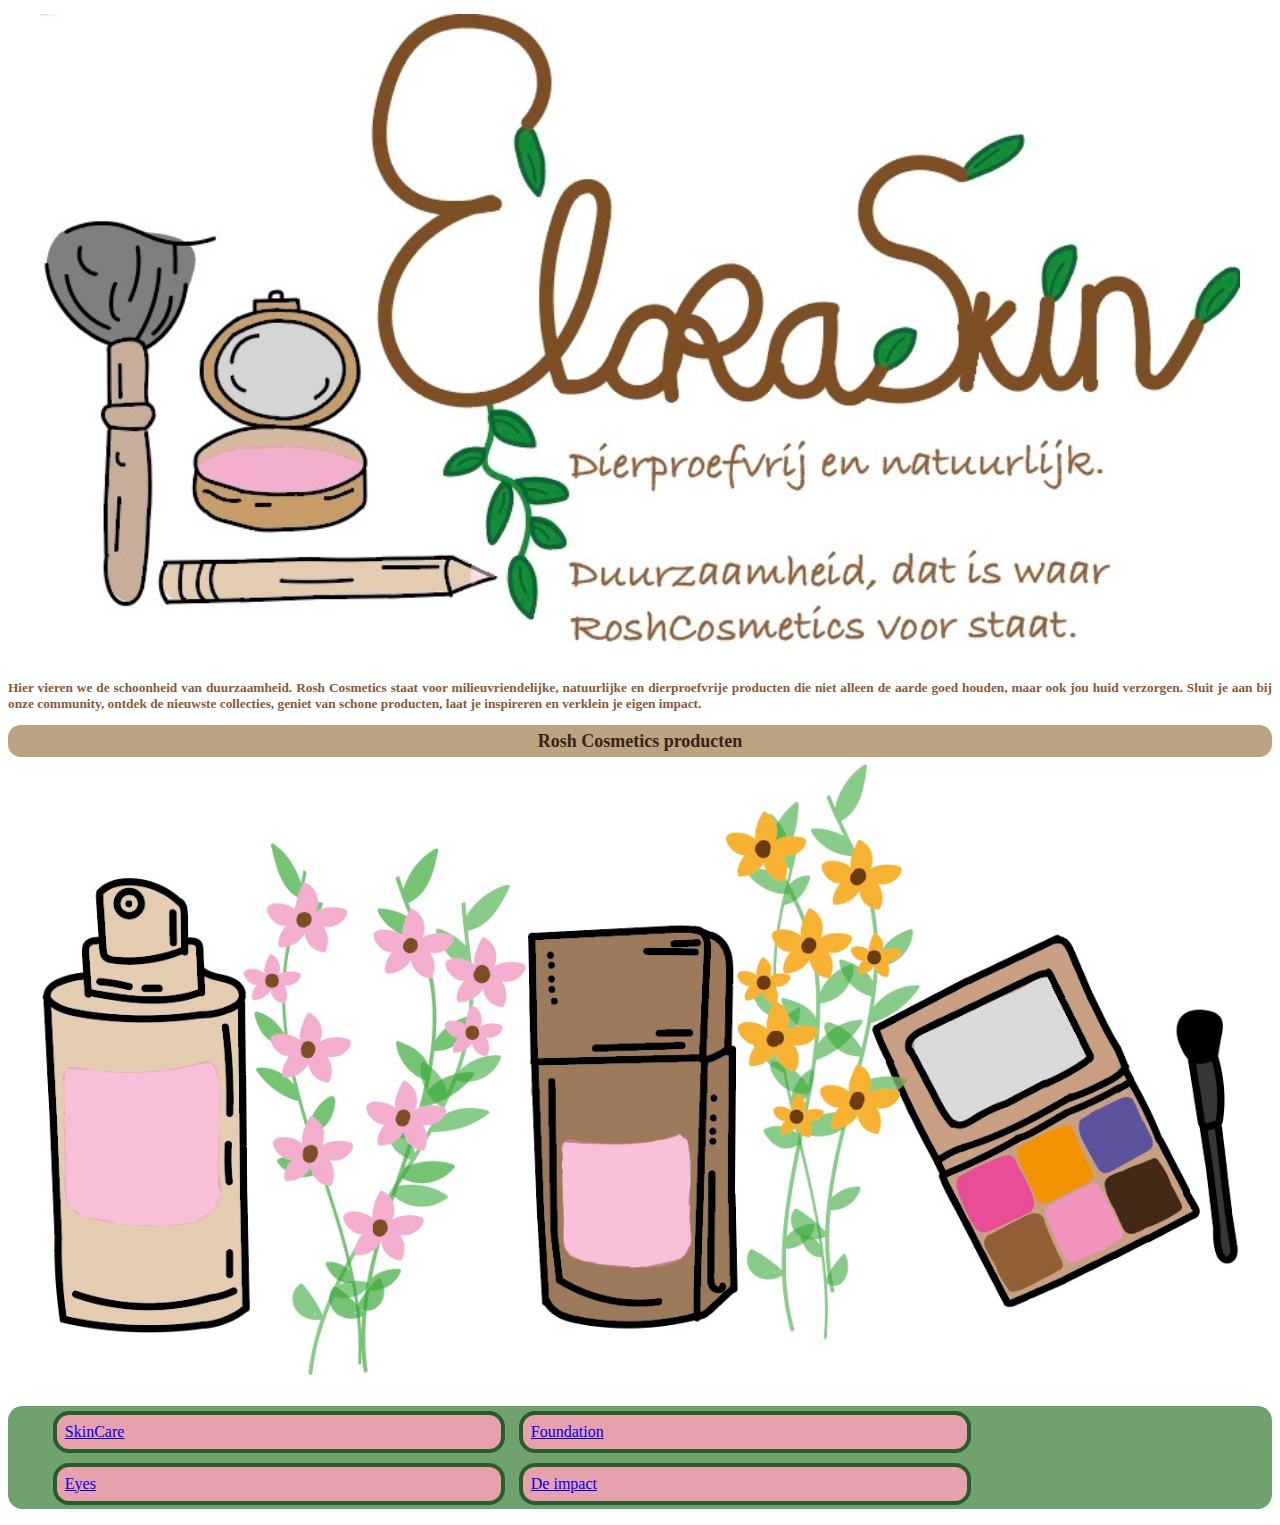
<file: index.html>
<!DOCTYPE html>
<html lang="en">

<head>
    <meta charset="UTF-8">
    <meta name="viewport" content="width=device-width, initial-scale=1.0">
    <title>Home</title>
    <link rel="stylesheet" href="css/style.css">
</head>

<body>
    <header>
        <img src="img/logodef.jpeg" alt="Logo brand">
    </header>

    <main>
        <p>Hier vieren we de schoonheid van duurzaamheid. Rosh Cosmetics staat voor milieuvriendelijke, natuurlijke en
            dierproefvrije producten die niet alleen de aarde goed houden, maar ook jou huid verzorgen. Sluit je aan bij
            onze community, ontdek de nieuwste collecties, geniet van schone producten, laat je inspireren en verklein
            je eigen impact.</p>



        <h2>Rosh Cosmetics producten</h2>
        <img src="img/indexproducten.jpeg" alt="Rosh Cosmetics producten">


    </main>

    <footer>
        <nav>
            <ul>

                <li><a href="skincare.html">SkinCare</a></li>
                <li><a href="foundation.html">Foundation</a></li>
                <li><a href="eyes.html">Eyes</a></li>
                <li><a href="impact.html">De impact</a></li>
            </ul>
        </nav>

    </footer>

</body>

</html>
</file>
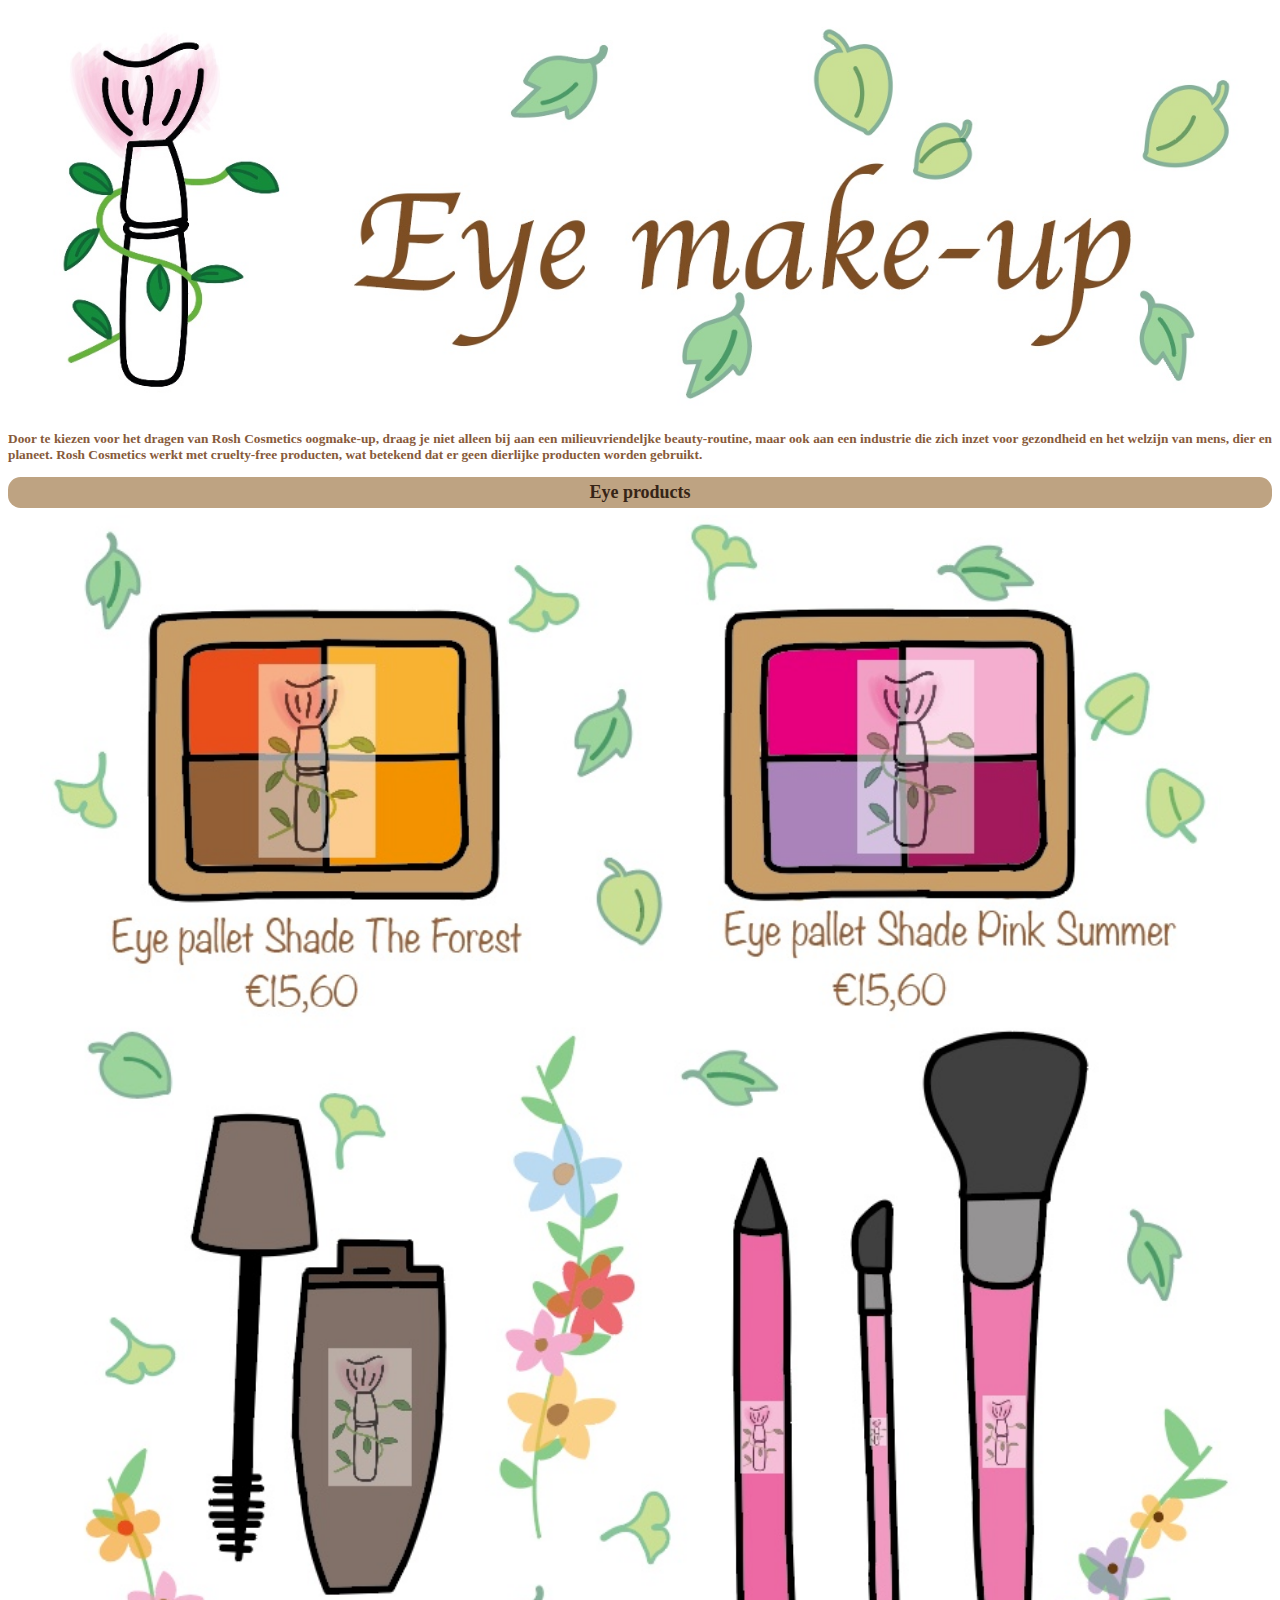
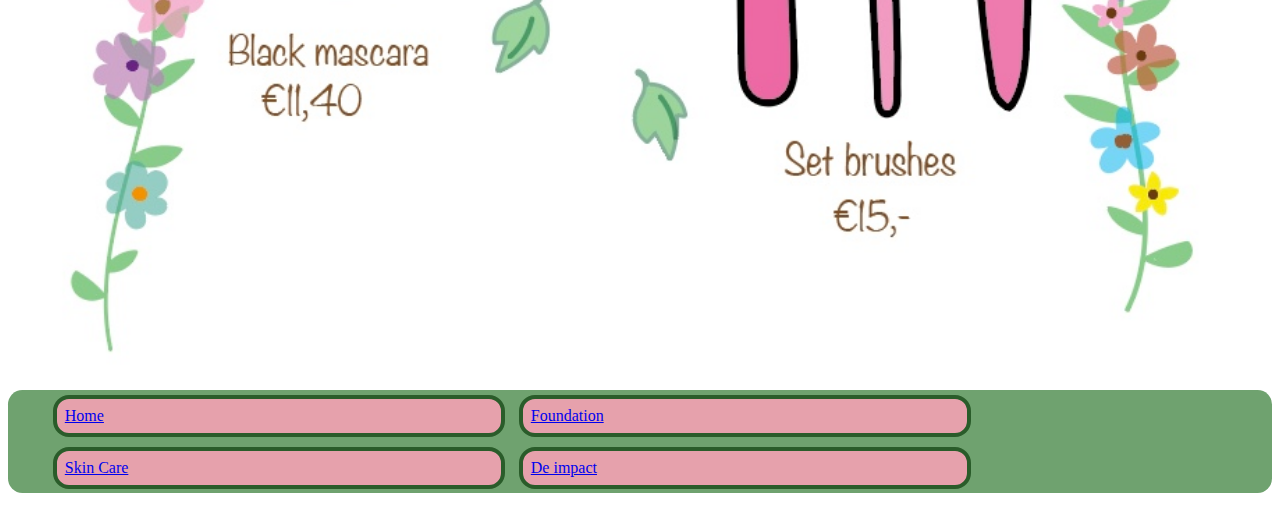
<file: eyes.html>
<!DOCTYPE html>
<html lang="en">

<head>
    <meta charset="UTF-8">
    <meta name="viewport" content="width=device-width, initial-scale=1.0">
    <title>Eyes</title>
    <link rel="stylesheet" href="css/style.css">

</head>

<body>


    <header>
        <img src="img/eyelogo.jpeg" alt="Eyes logo">

    </header>

    <main>
        <p>Door te kiezen voor het dragen van Rosh Cosmetics oogmake-up, draag je niet alleen bij aan een
            milieuvriendeljke beauty-routine, maar ook aan een industrie die zich inzet voor gezondheid en het welzijn
            van mens, dier en planeet. Rosh Cosmetics werkt met cruelty-free producten, wat betekend dat er geen
            dierlijke producten worden gebruikt. </p>

        <h2>Eye products</h2>

        <img src="img/eyesproducten.jpeg" alt="Eye producten">

    </main>

    <footer>
        <nav>
            <ul>
                <li><a href="index.html">Home</a></li>
                <li><a href="foundation.html">Foundation</a></li>
                <li><a href="skincare.html">Skin Care</a></li>
                <li><a href="impact.html">De impact</a></li>
            </ul>
        </nav>
    </footer>

</body>

</html>
</file>
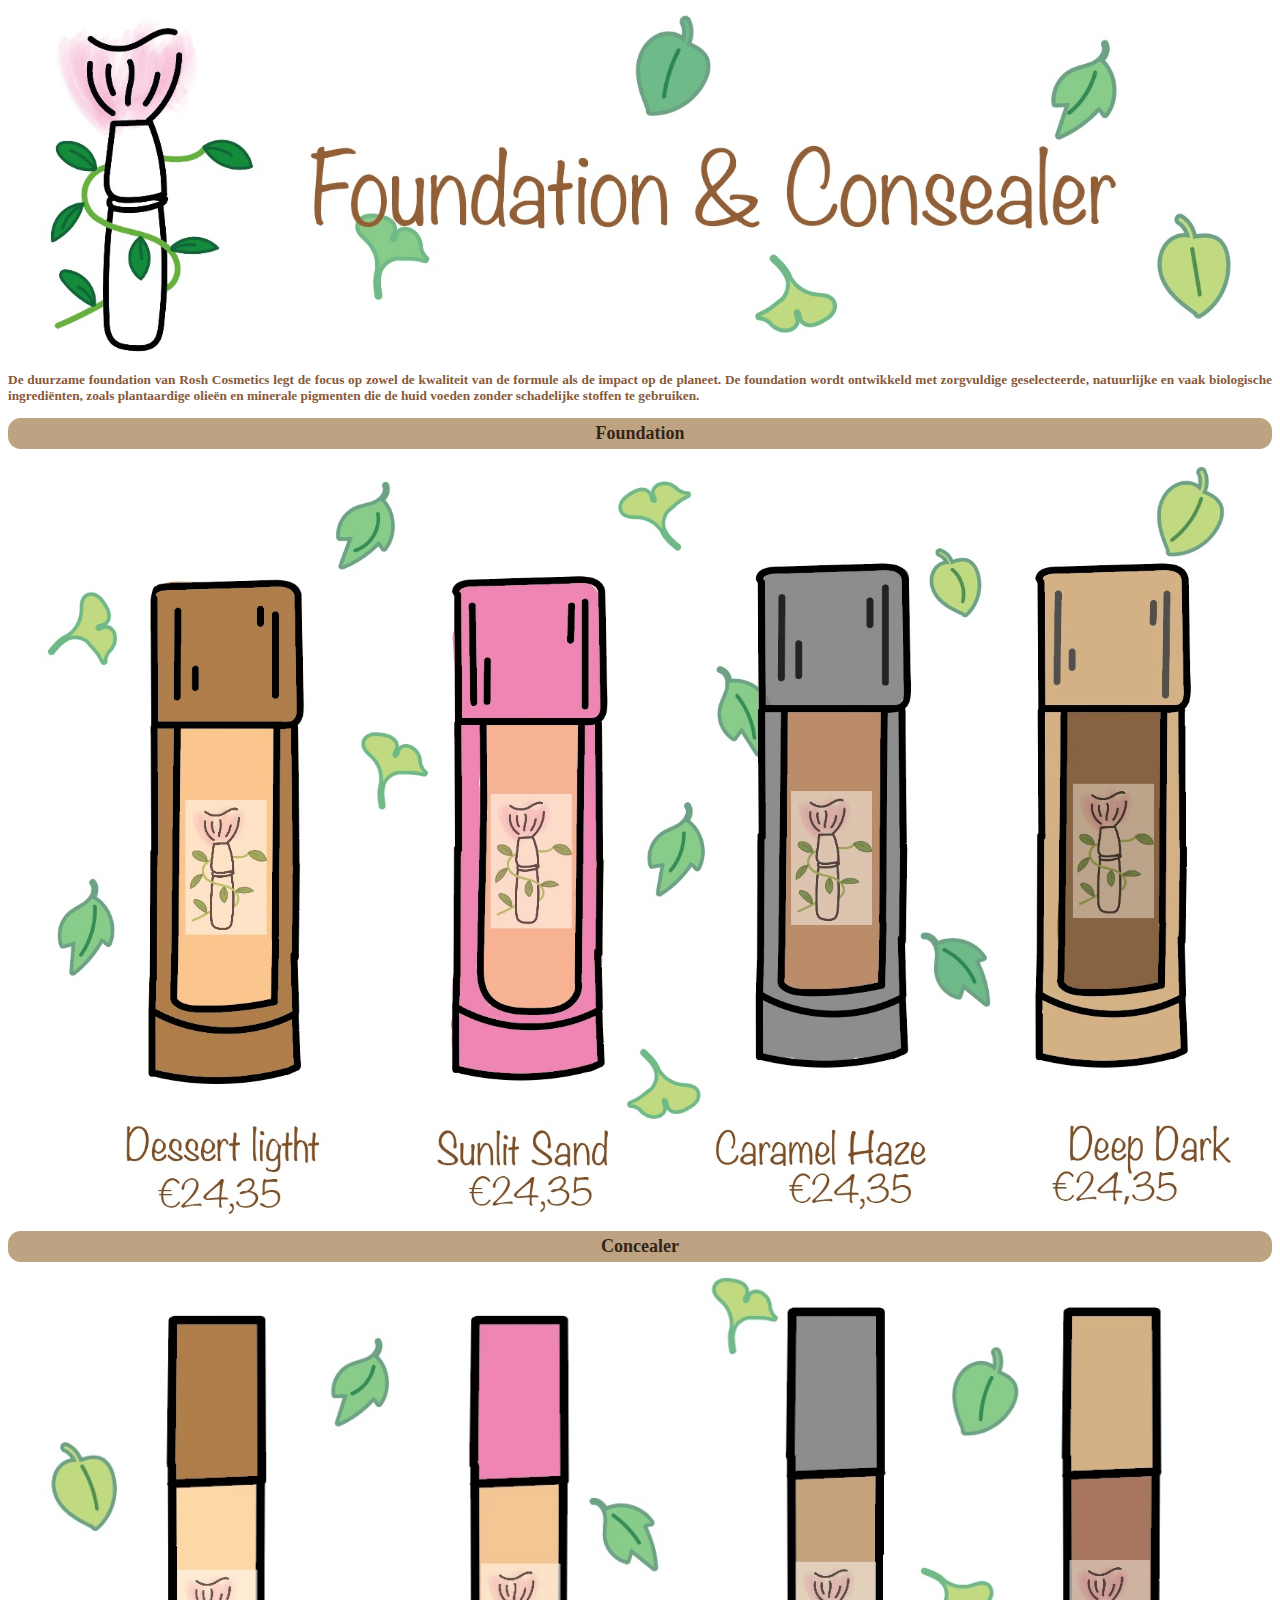
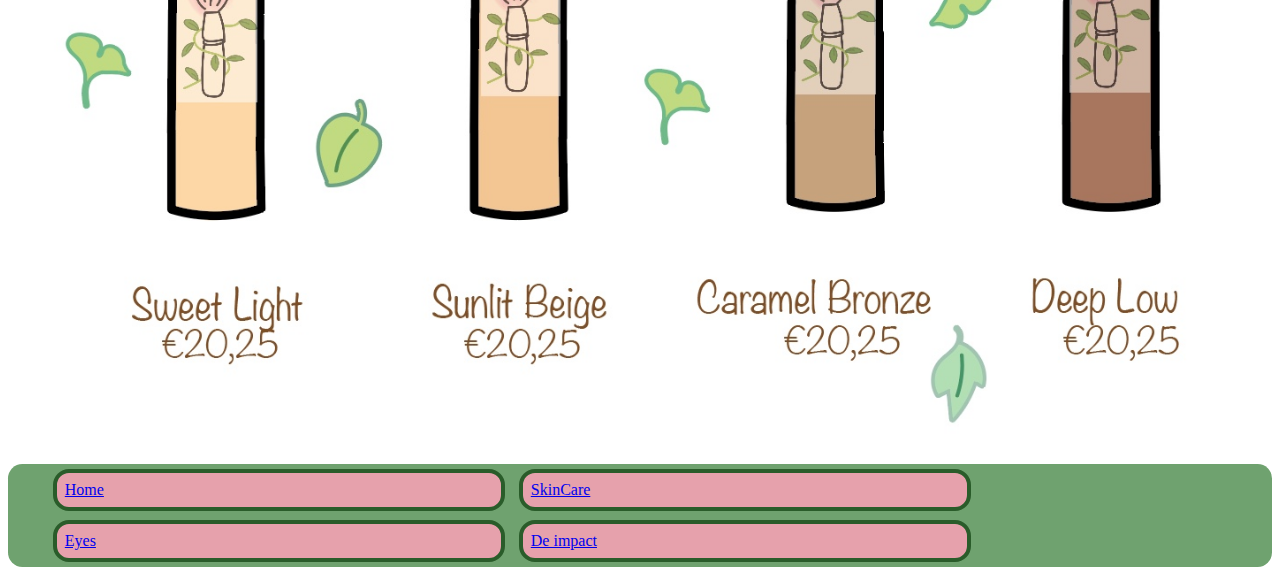
<file: foundation.html>
<!DOCTYPE html>
<html lang="en">

<head>
    <meta charset="UTF-8">
    <meta name="viewport" content="width=device-width, initial-scale=1.0">
    <title>Foundation</title>
    <link rel="stylesheet" href="css/style.css">
</head>

<body>

    <header>
        <img src="img/foundationlogo.jpeg" alt="Foundation logo">

    </header>


    <main>

        <p>De duurzame foundation van Rosh Cosmetics legt de focus op zowel de kwaliteit van de formule als de impact op
            de planeet. De foundation wordt ontwikkeld met zorgvuldige geselecteerde, natuurlijke en vaak biologische
            ingrediënten, zoals plantaardige olieën en minerale pigmenten die de huid voeden zonder schadelijke stoffen
            te gebruiken.</p>


        <h2>Foundation</h2>
        <img src="img/foundationproducten.jpeg" alt="Foundation producten">



        <h2>Concealer</h2>
        <img src="img/concaelerproducten.jpeg" alt="Concaeler producten">

    </main>


    <footer>
        <nav>
            <ul>
                <li><a href="index.html">Home</a></li>
                <li><a href="skincare.html">SkinCare</a></li>
                <li><a href="eyes.html">Eyes</a></li>
                <li><a href="impact.html">De impact</a></li>
            </ul>
        </nav>
    </footer>

</body>

</html>
</file>
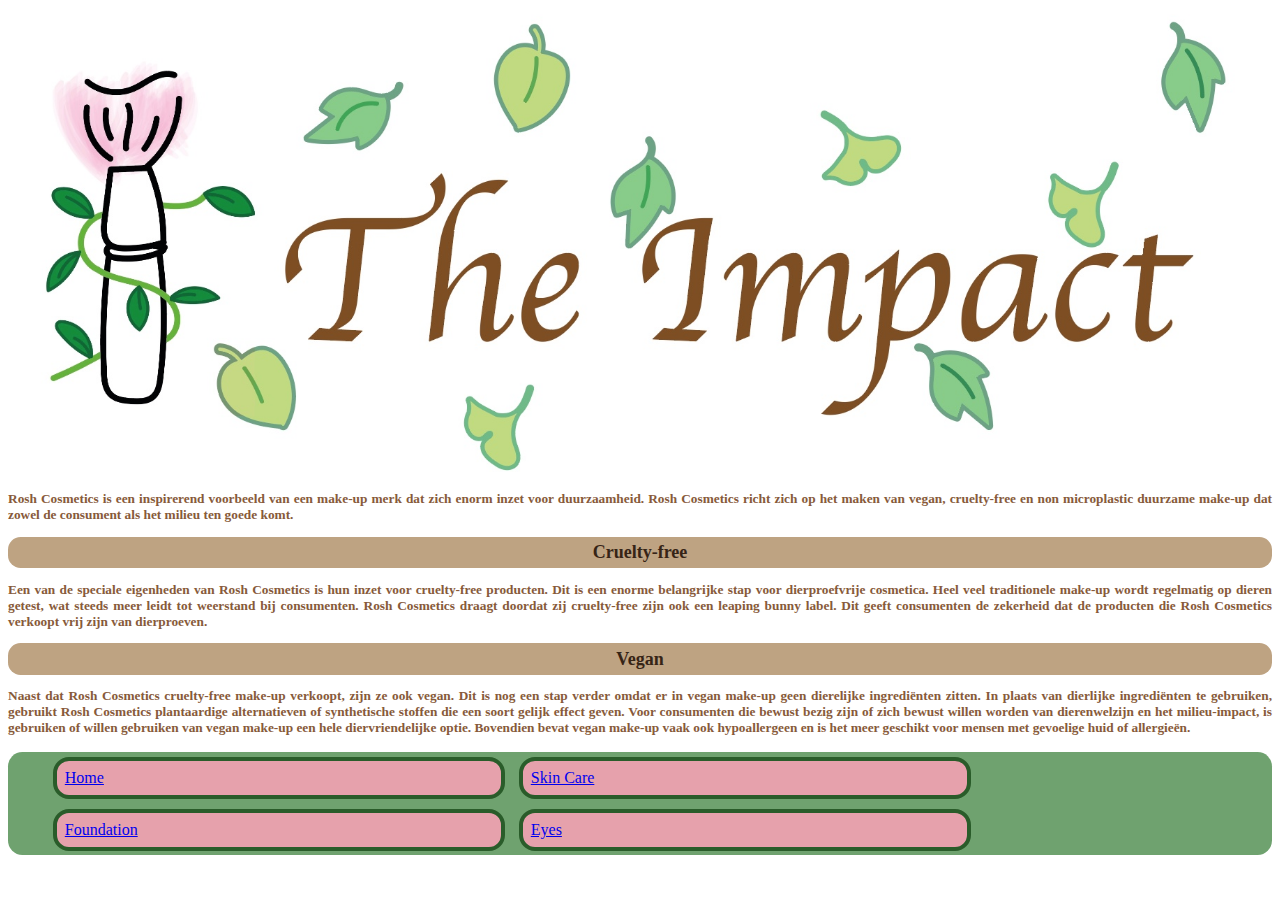
<file: impact.html>
<!DOCTYPE html>
<html lang="nl">

<head>
    <meta charset="UTF-8">
    <meta name="viewport" content="width=device-width, initial-scale=1.0">
    <title>Impact</title>
    <link rel="stylesheet" href="css/style.css">
</head>

<body>

    <header>
        <img src="img/impactlogo.jpeg" alt="Impact logo">
    </header>


    <main>
        <p>Rosh Cosmetics is een inspirerend voorbeeld van een make-up merk dat zich enorm inzet voor duurzaamheid. Rosh
            Cosmetics richt zich op het maken van vegan, cruelty-free en non microplastic duurzame make-up dat zowel de
            consument als het milieu ten goede komt.</p>

        <h2>Cruelty-free</h2>
        <p>Een van de speciale eigenheden van Rosh Cosmetics is hun inzet voor cruelty-free producten. Dit is een enorme
            belangrijke stap voor dierproefvrije cosmetica. Heel veel traditionele make-up wordt regelmatig op dieren
            getest, wat steeds meer leidt tot weerstand bij consumenten. Rosh Cosmetics draagt doordat zij cruelty-free
            zijn ook een leaping bunny label. Dit geeft consumenten de zekerheid dat de producten die Rosh Cosmetics
            verkoopt vrij zijn van dierproeven.</p>

        <h2>Vegan</h2>
        <p>Naast dat Rosh Cosmetics cruelty-free make-up verkoopt, zijn ze ook vegan. Dit is nog een stap verder omdat
            er in vegan make-up geen dierelijke ingrediënten zitten. In plaats van dierlijke ingrediënten te gebruiken,
            gebruikt Rosh Cosmetics plantaardige alternatieven of synthetische stoffen die een soort gelijk effect
            geven. Voor consumenten die bewust bezig zijn of zich bewust willen worden van dierenwelzijn en het
            milieu-impact, is gebruiken of willen gebruiken van vegan make-up een hele diervriendelijke optie. Bovendien
            bevat vegan make-up vaak ook hypoallergeen en is het meer geschikt voor mensen met gevoelige huid of
            allergieën.</p>
    </main>

    <footer>
        <nav>
            <ul>
                <li><a href="index.html">Home</a></li>
                <li><a href="skincare.html">Skin Care</a></li>
                <li><a href="foundation.html">Foundation</a></li>
                <li><a href="eyes.html">Eyes</a></li>
            </ul>
        </nav>
    </footer>

</body>

</html>
</file>
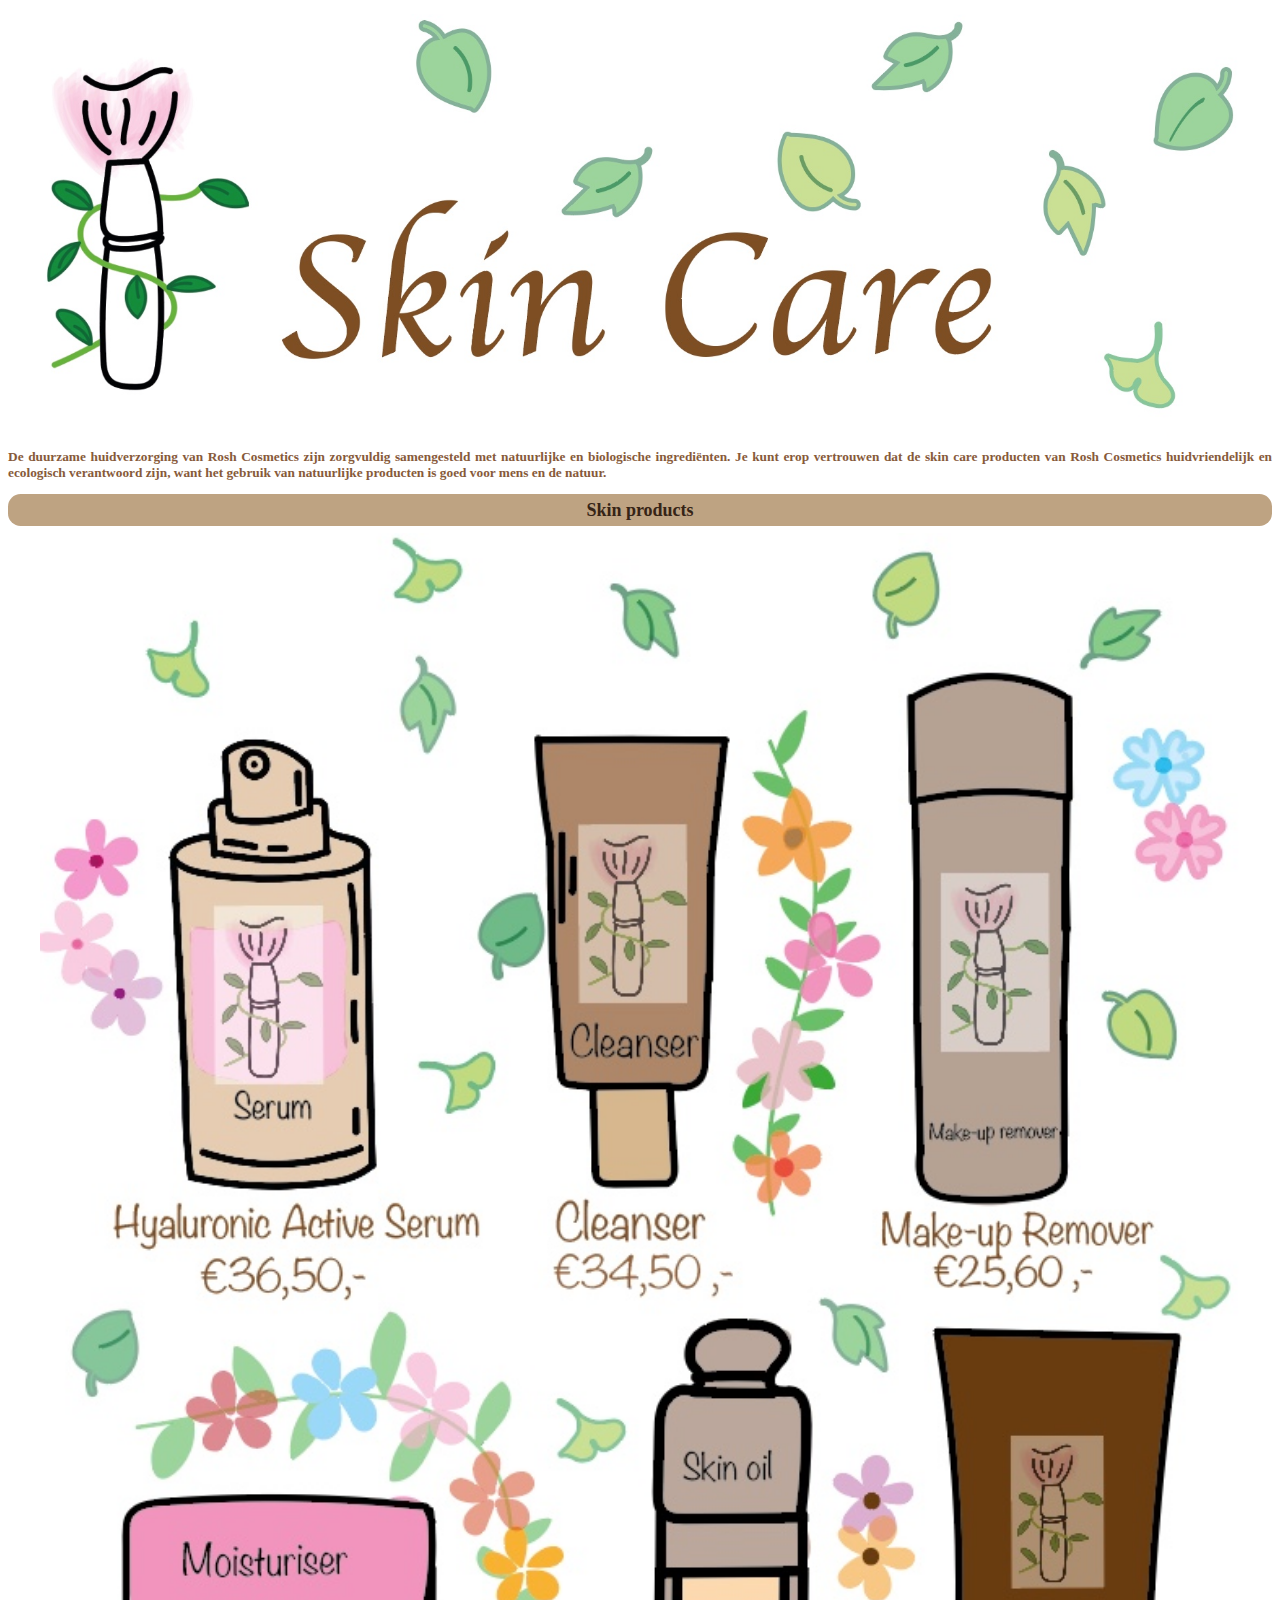
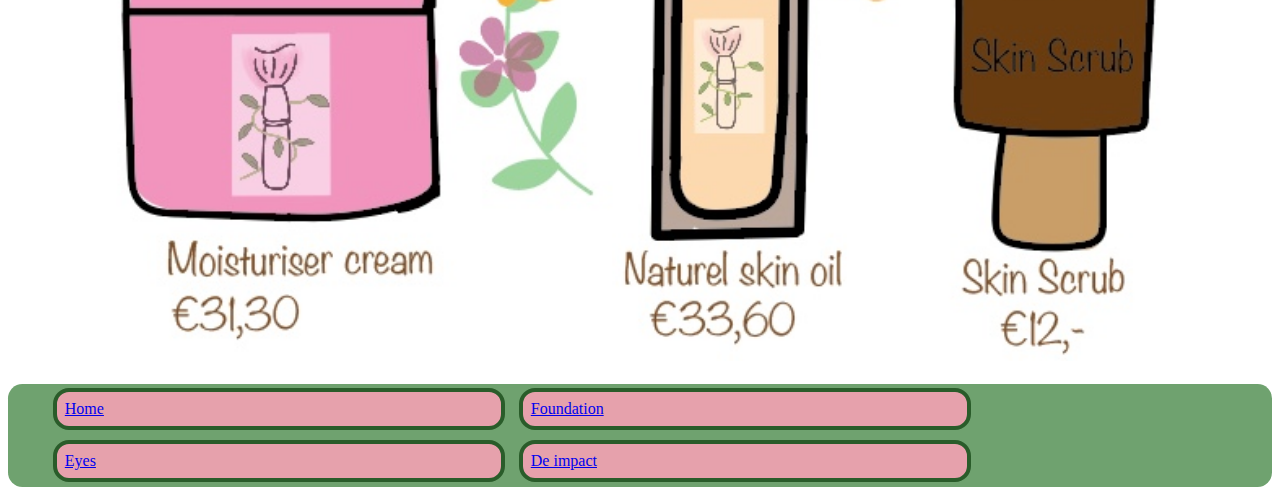
<file: skincare.html>
<!DOCTYPE html>
<html lang="en">

<head>
    <meta charset="UTF-8">
    <meta name="viewport" content="width=device-width, initial-scale=1.0">
    <title>SkinCare</title>
    <link rel="stylesheet" href="css/style.css">
</head>

<body>

    <header>
        <img src="img/skincarelogo.jpeg" alt="Skin Care">

    </header>


    <main>
        <p>De duurzame huidverzorging van Rosh Cosmetics zijn zorgvuldig samengesteld met natuurlijke en biologische
            ingrediënten. Je kunt erop vertrouwen dat de skin care producten van Rosh Cosmetics huidvriendelijk en
            ecologisch verantwoord zijn, want het gebruik van natuurlijke producten is goed voor mens en de natuur. </p>


        <h2>Skin products</h2>
        <img src="img/skincareproducten.jpeg" alt="Skin Care producten">
            

    </main>


    <footer>
        <nav>
            <ul>
                <li><a href="index.html">Home</a></li>
                <li><a href="foundation.html">Foundation</a></li>
                <li><a href="eyes.html">Eyes</a></li>
                <li><a href="impact.html">De impact</a></li>
            </ul>
        </nav>

    </footer>

</body>

</html>
</file>
<file: css/style.css>
img {
    width: 95%;
    margin: auto;
    display: flex;
    justify-content: center;
    padding: 0.4em;
    
}


p {
    font-family: Cambria, Cochin, Georgia, Times, 'Times New Roman', serif;
    font-size: smaller;
    color: rgb(135, 90, 58);
    font-weight: bold;
    text-align: justify;
    
    
    
}

h2 {
    font-family: Cambria, Cochin, Georgia, Times, 'Times New Roman', serif;
    color: rgb(54, 36, 22);
    background-color: rgb(190, 163, 130);
    border: 0.3em;
    border-radius: 0.7em;
    margin: auto;
    padding: 0.3em;
    font-size: large;
    display: flex;
    justify-content: center;
    font-weight: bold;
}


ul li {
    display: flex;
    align-items: center;
    justify-content: center;
    background-color: rgb(230, 161, 172); 
    border-radius: 1em;
    border: 4px solid rgb(42, 92, 42);
    padding: 0.5em;
    width: 35%;
    margin: 0.3em;
    font-family: Cambria, Cochin, Georgia, Times, 'Times New Roman', serif;
    color: rgb(62, 28, 4);
    display: inline-block; 

   
}

footer {
    background-color: rgb(111, 162, 111);
    border-radius: 0.9em;
    width: 100%;
    margin: 0;
 
}
</file>
